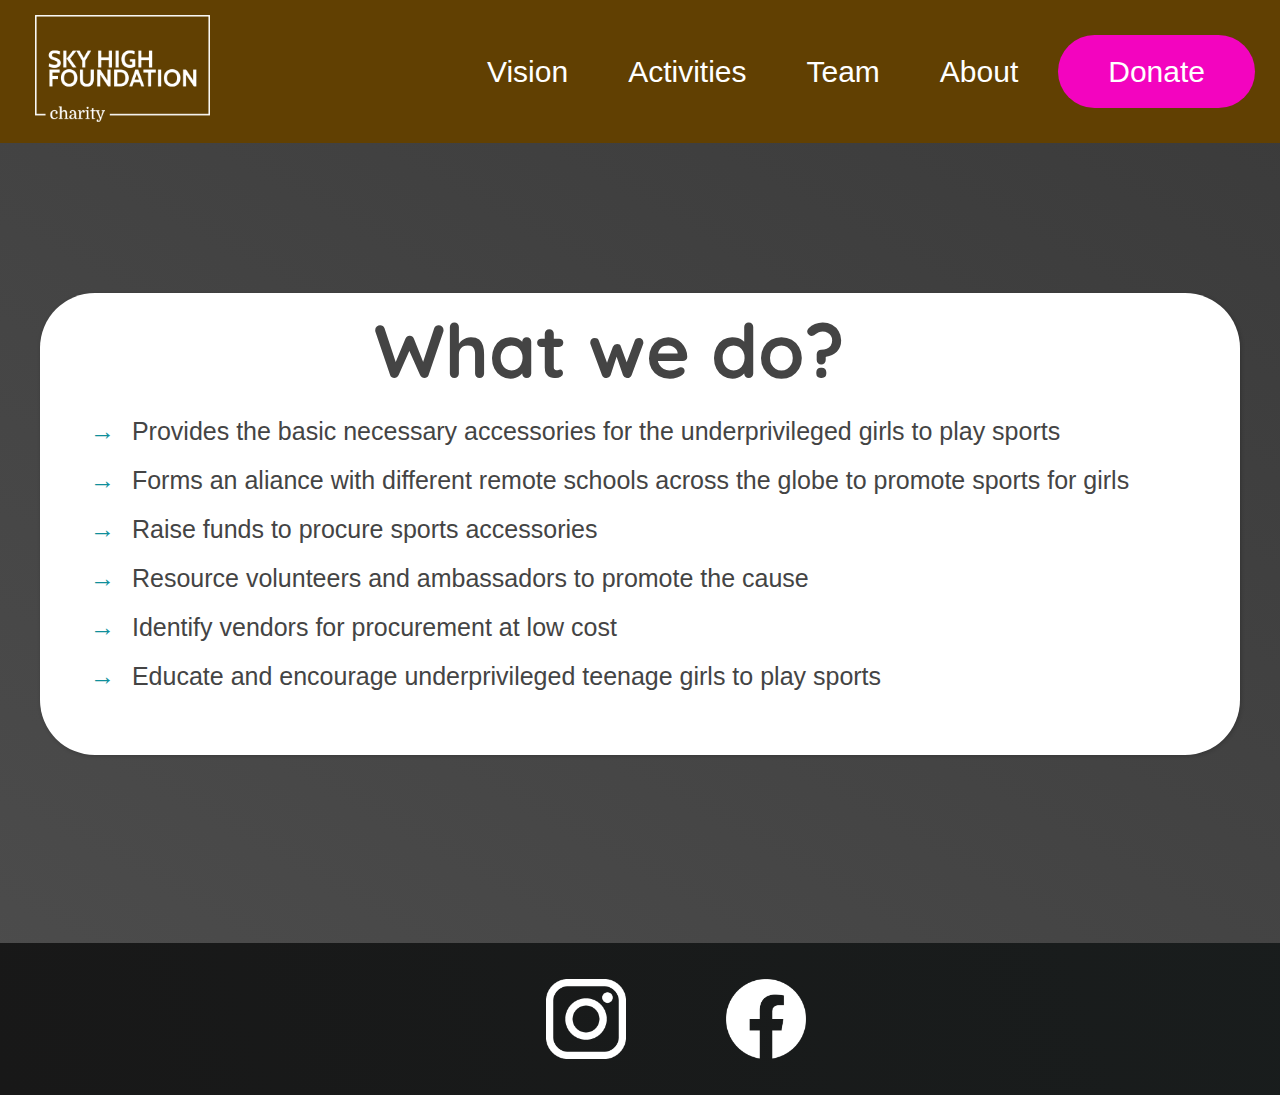
<file: about.html>
<!DOCTYPE html>
<html lang="en">
<head>
    <meta charset="UTF-8">
    <link href="https://fonts.googleapis.com/css2?family=Oleo+Script:wght@700&family=Quicksand:wght@300;400;500;600;700&family=Raleway:wght@700&display=swap" rel="stylesheet">
    <link rel="stylesheet" href="shared.css">
    <link rel="stylesheet" href="about.css"/>
    <title>Sky High Foundation</title>
</head>
<body>
    <header>
        <div id="page-logo">
            <a href="index.html" class="main-nav__brand">
                <img src="./images/icons/sky-high-foundation-logo-white.png" alt="Sky High Foundation" width="175"/>
            </a>
        </div>
        
        <nav>
            <ul>
                <li><a href="/vision.html">Vision</a></li>
                <li><a href="/activities.html">Activities</a></li>
                <li><a href="/team.html">Team</a></li>
                <li><a href="/about.html">About</a></li>
                <li id="item"><a id="donate" href="https://www.paypal.com/donate/?hosted_button_id=NKW2FKVHVK8XS">Donate</a></li>
            </ul>
        </nav>
    </header>
    <main>
        <div style="display: flex; justify-content: center;align-items: center; justify-items: center;">
            <ul>
                <li class="dialog">
                    <div >
                        <div clss="about-container">
                            <h2 class="about-heading">What we do?</h2>
                                <div class="about-us"><a href="">&#x2192</a> Provides the basic necessary accessories for the underprivileged girls to play sports</div>
                                <div class="about-us"><a href="">&#x2192</a> Forms an aliance with different remote schools across the globe to promote sports for girls</div>
                                <div class="about-us"><a href="">&#x2192</a> Raise funds to procure sports accessories</div>
                                <div class="about-us"><a href="">&#x2192</a> Resource volunteers and ambassadors to promote the cause</div>
                                <div class="about-us"><a href="">&#x2192</a> Identify vendors for procurement at low cost</div>
                                <div class="about-us"><a href="">&#x2192</a> Educate and encourage underprivileged teenage girls to play sports </div>
                                <br>
                                <br>
                                <br>
                        </div>
                        
                    </div>
                </li>
                
                
            </ul>
        </div>
        
    </main>
    <footer>
        <ul>
            <li>
                <a href="https://www.instagram.com">
                    <img src="./images/icons/insta.png" alt="Instagram Logo">
                </a>
            </li>
            <li>
                <a href="htps://www.facebook.com">
                    <img src="./images/icons/facebook.png" alt="Facebook Logo">
                </a>
            </li>
        </ul>
    </footer>
</body>
</html>
</file>
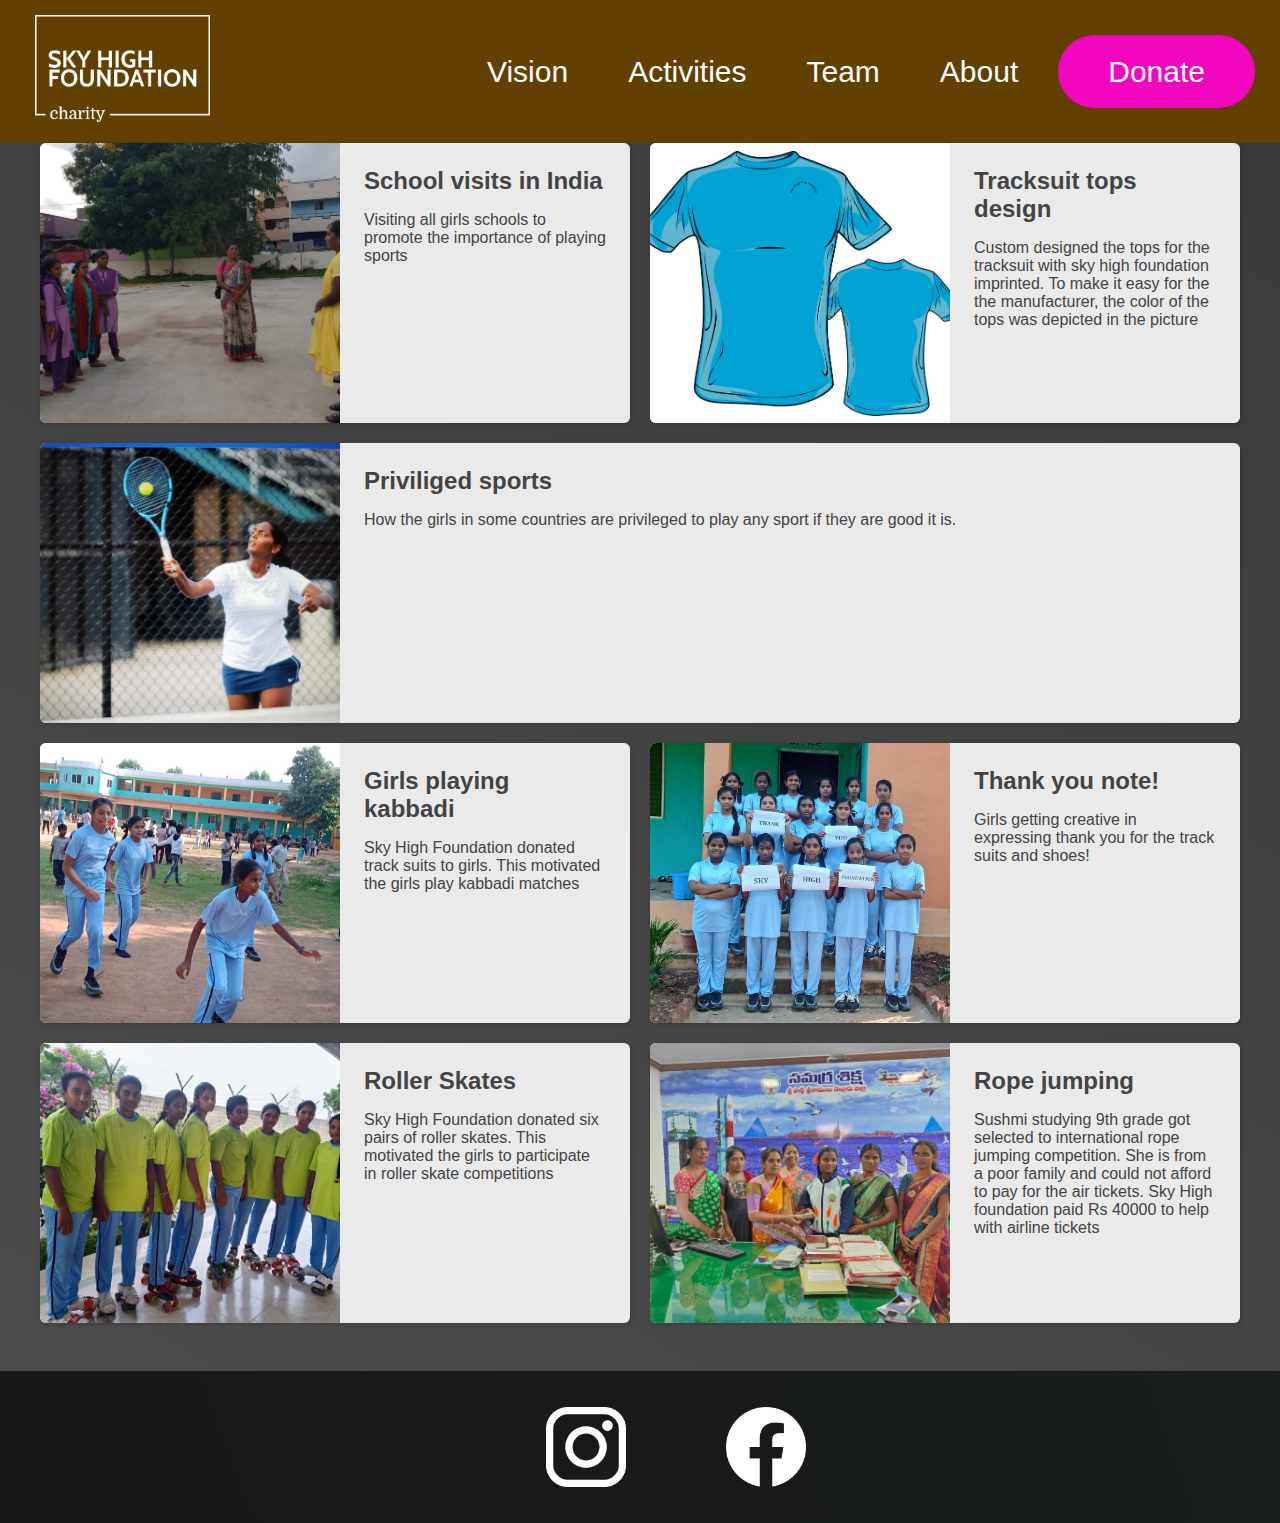
<file: activities.html>
<!DOCTYPE html>
<html lang="en">
<head>
    <meta charset="UTF-8">
    <link href="https://fonts.googleapis.com/css2?family=Oleo+Script:wght@700&family=Quicksand:wght@300;400;500;600;700&family=Raleway:wght@700&display=swap" rel="stylesheet">
    <link rel="stylesheet" href="shared.css">
    <link rel="stylesheet" href="activities.css"/>
    <title>Sky High Foundation</title>
</head>
<body>
    <header>
        <div id="page-logo">
            <a href="index.html" class="main-nav__brand">
                <img src="./images/icons/sky-high-foundation-logo-white.png" alt="Sky High Foundation" width="175"/>
            </a>
        </div>
        
        <nav>
            <ul>
                <li><a href="/vision.html">Vision</a></li>
                <li><a href="/activities.html">Activities</a></li>
                <li><a href="/team.html">Team</a></li>
                <li><a href="/about.html">About</a></li>
                <li id="item"><a id="donate" href="https://www.paypal.com/donate/?hosted_button_id=NKW2FKVHVK8XS">Donate</a></li>
            </ul>
        </nav>
    </header>
    <main>
        <ul>
            <li>
                <img src="./images/visit/pooja-school-visit.jpg" alt="">
                <div class="item-content">
                    <div>
                        <h2>School visits in India</h2>
                        <p>Visiting all girls schools to promote the importance of playing sports</p>
                    </div>
                    <div class="actions">
                        <!-- <a href="">Explore &#x2192</a> -->
                    </div>
                </div>
            </li>
            <li>
                <img src="./images/activities/tracksuit-design-shirt.jpg" alt="">
                <div class="item-content">
                    <div>
                        <h2>Tracksuit tops design</h2>
                        <p>Custom designed the tops for the tracksuit with sky high foundation imprinted. To make it easy for the the manufacturer, the color of the tops was depicted in the picture</p>
                    </div>
                    <div class="actions">
                        <!-- <a href="">Explore &#x2192</a> -->
                    </div>
                </div>
            </li>
            <li>
                <img src="./images/privileges/pooja-with-privileges.jpg" alt="">
                <div class="item-content item-content-long">
                    <div>
                        <h2>Priviliged sports</h2>
                        <p>How the girls in some countries are privileged to play any sport if they are good it is.</p>
                    </div>
                    <div class="actions">
                        <!-- <a href="">Explore &#x2192</a> -->
                    </div>
                </div>
                
                
            </li>
            <li>
                <img src="./images/activities/playing.jpg" alt="">
                <div class="item-content">
                    <div>
                        <h2>Girls playing kabbadi</h2>
                        <p>Sky High Foundation donated track suits to girls. This motivated the girls play kabbadi matches</p>
                    </div>
                    <div class="actions">
                        <!-- <a href="">Explore &#x2192</a> -->
                    </div>
                </div>
                
                
            </li>
            <li>
                <img src="./images/activities/thank you.jpg" alt="">
                <div class="item-content">
                    <div>
                        <h2>Thank you note!</h2>
                        <p>Girls getting creative in expressing thank you for the track suits and shoes! </p>
                    </div>
                    <div class="actions">
                        <!-- <a href="">Explore &#x2192</a> -->
                    </div>
                </div>
                
                
            </li>
            <li>
                <img src="./images/activities/ready-to-roller-skate.jpg" alt="">
                <div class="item-content">
                    <div>
                        <h2>Roller Skates</h2>
                        <p>Sky High Foundation donated six pairs of roller skates. This motivated the girls to participate in roller skate competitions</p>
                    </div>
                    <div class="actions">
                        <!-- <a href="">Explore &#x2192</a> -->
                    </div>
                </div>
                
                
            </li>
            <li>
                <img src="./images/activities/sushmi.jpg" alt="">
                <div class="item-content">
                    <div>
                        <h2>Rope jumping</h2>
                        <p>Sushmi studying 9th grade got selected to international rope jumping competition. She is from a poor family and could not afford to pay for the air tickets. Sky High foundation paid Rs 40000  to help with airline tickets</p>
                    </div>
                    <div class="actions">
                        <!-- <a href="">Explore &#x2192</a> -->
                    </div>
                </div>
                
                
            </li>
        </ul>
    </main>
    <footer>
        <ul>
            <li>
                <a href="https://www.instagram.com">
                    <img src="./images/icons/insta.png" alt="Instagram Logo">
                </a>
            </li>
            <li>
                <a href="htps://www.facebook.com">
                    <img src="./images/icons/facebook.png" alt="Facebook Logo">
                </a>
            </li>
        </ul>
    </footer>
</body>
</html>
</file>
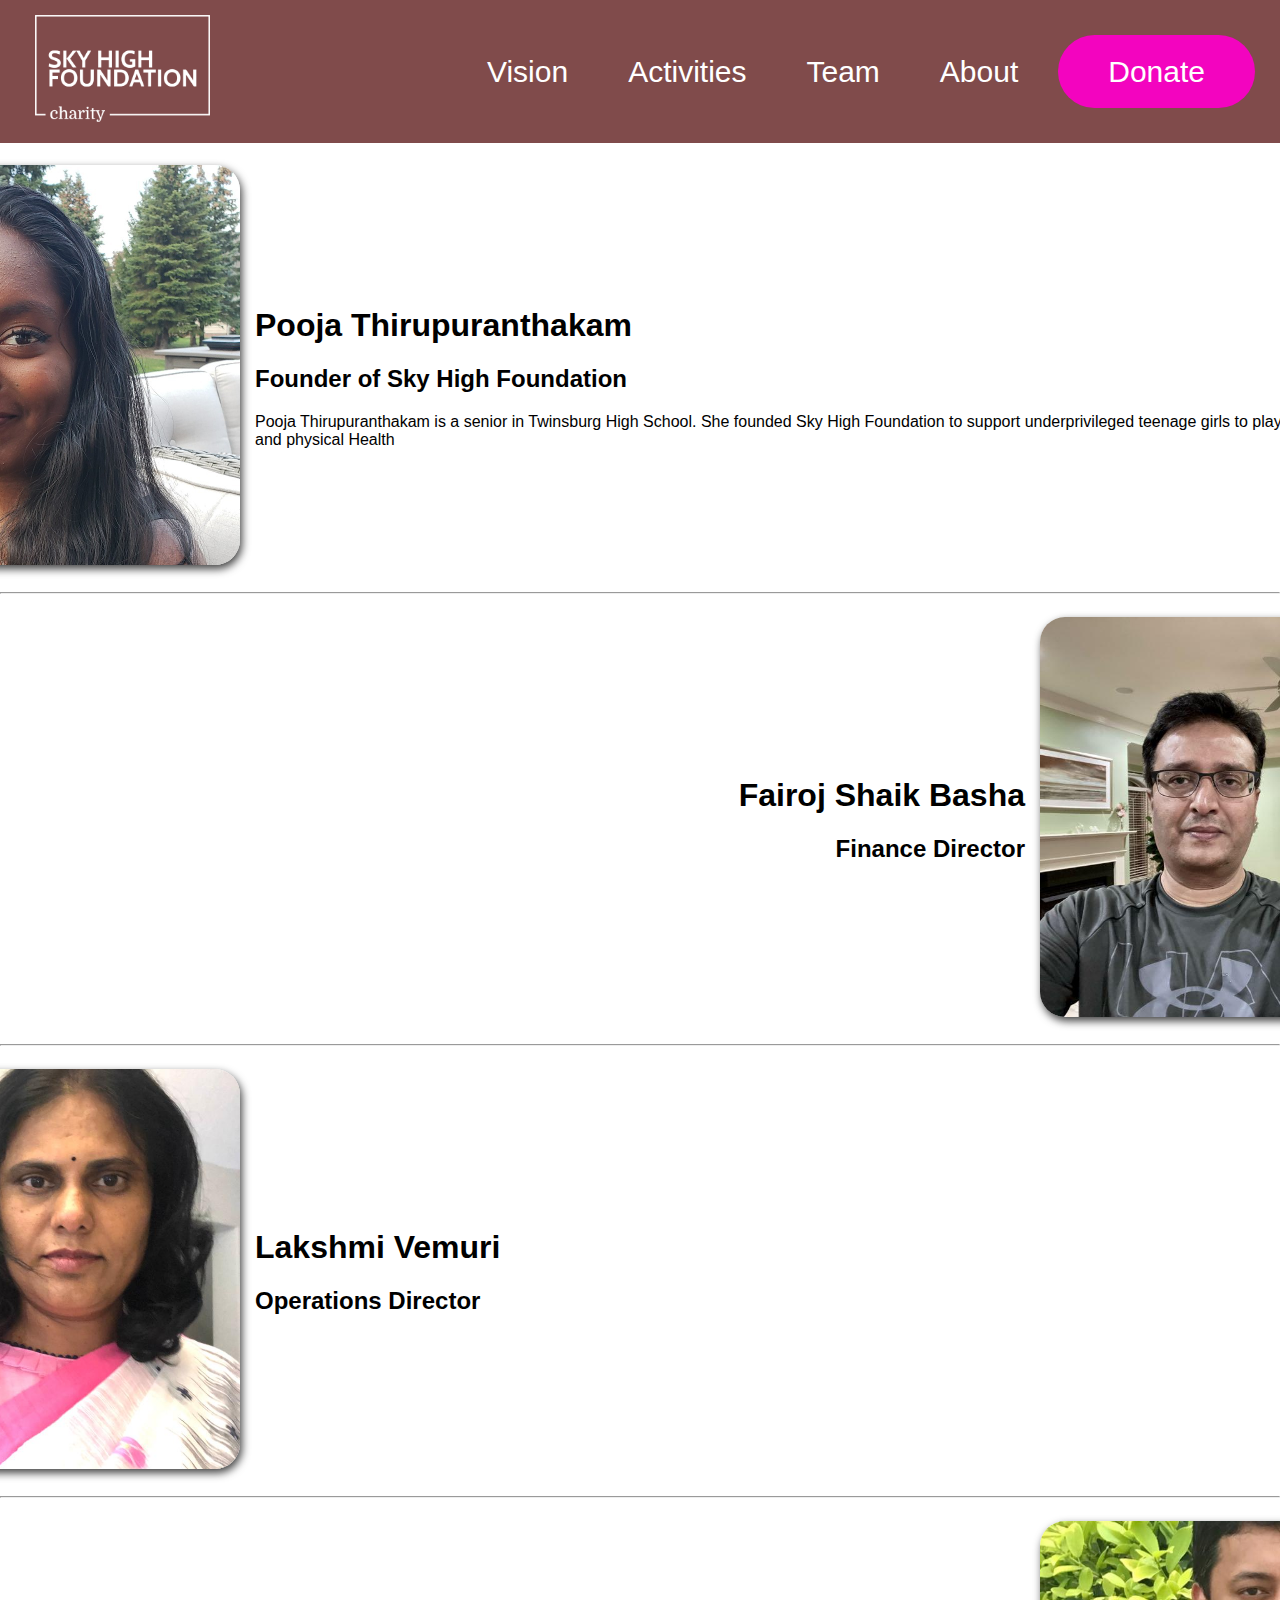
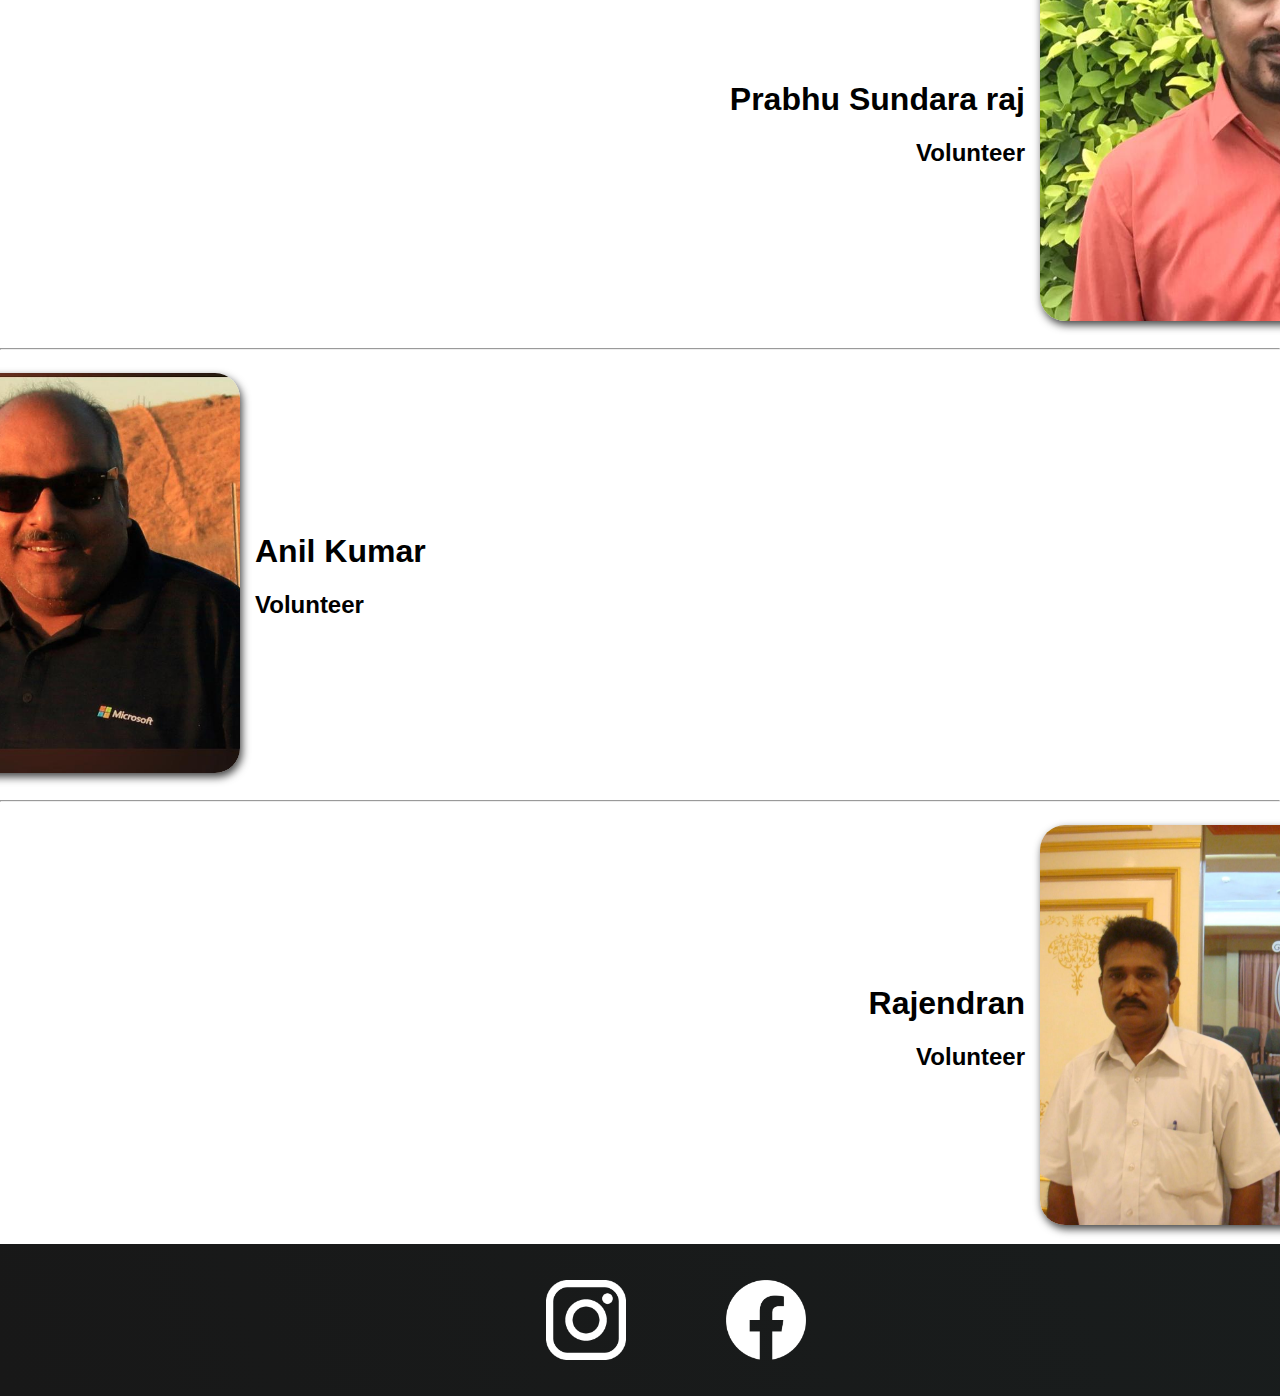
<file: team.html>
<!DOCTYPE html>
<html lang="en">
<head>
    <meta charset="UTF-8">
    <meta name="viewport" content="width=device-width">
    <link href="https://fonts.googleapis.com/css2?family=Oleo+Script:wght@700&family=Quicksand:wght@300;400;500;600;700&family=Raleway:wght@700&display=swap" rel="stylesheet">
    <link rel="stylesheet" href="shared.css">
    <link rel="stylesheet" href="team.css"/>
    <title>Sky High Foundation</title>
</head>
<body>
    <header>
        
            <div id="page-logo">
                <a href="index.html" class="main-nav__brand">
                    <img src="./images/icons/sky-high-foundation-logo-white.png" alt="Sky High Foundation" width="175"/>
                </a>
            </div>
            <div>
                <nav>
                    <ul>
                        <li><a href="/vision.html">Vision</a></li>
                        <li><a href="/activities.html">Activities</a></li>
                        <li><a href="/team.html">Team</a></li>
                        <li><a href="/about.html">About</a></li>
                        <li id="item"><a id="donate" target="_blank" href="https://www.paypal.com/donate/?hosted_button_id=NKW2FKVHVK8XS">Donate</a></li>
                    </ul>
                </nav>
            </div>
            
            
    </header>
    <main>
        <section>
            <div id="team-member">
                <ul>
                    <li class="image">
                        <img src="./images/Team/pooja.jfif" alt="Pooja Thirupuranthakam" class="member-image">
                    </li>
                    <li>
                        <div class="member-info">
                            <h1 class="member-name">Pooja Thirupuranthakam</h1>
                            <h2 class="member-subtitle">Founder of Sky High Foundation</h2>
                            <div class="member-text">Pooja Thirupuranthakam is a senior in Twinsburg High School. She founded Sky High Foundation to support underprivileged teenage girls to play sports for better mental and physical Health</div>
                        </div>
                    </li>
                </ul>
                <hr>
                <ul>
                    
                    <li style="text-align: right;">
                        <div class="member-info">
                            <h1 class="member-name">Fairoj Shaik Basha</h1>
                            <h2 class="member-subtitle">Finance Director</h2>
                            <div class="member-text"></div>

                            <!-- <div class="member-text">Fairoj Basha manages finance </div> -->
                        </div>
                    </li>
                    <li class="image">
                        <img src="./images/Team/basha.jpg" alt="Pooja Thirupuranthakam" class="member-image">
                    </li>
                </ul>
                <hr>
                <ul>
                    <li class="image">
                        <img src="./images/Team/Lakshmi.jpg" alt="Lakshmi Vemuri" class="member-image">
                    </li>
                    <li>
                        <div class="member-info">
                            <h1 class="member-name">Lakshmi Vemuri</h1>
                            <h2 class="member-subtitle">Operations Director</h2>
                            <div class="member-text"></div>
                        </div>
                    </li>
                </ul>
                <hr>
                <ul>
                    
                    <li style="text-align: right;">
                        <div class="member-info">
                            <h1 class="member-name">Prabhu Sundara raj</h1>
                            <h2 class="member-subtitle">Volunteer</h2>
                            <div class="member-text"></div>

                            <!-- <div class="member-text">Fairoj Basha manages finance </div> -->
                        </div>
                    </li>
                    <li class="image">
                        <img src="./images/Team/prabhu.jpg" width= "200" alt="Pooja Thirupuranthakam" class="member-image">
                    </li>
                </ul>
                <hr>
                <ul>
                    <li class="image">
                        <img src="./images/Team/anil.jpg" alt="Anul Kumar" class="member-image">
                    </li>
                    <li>
                        <div class="member-info">
                            <h1 class="member-name">Anil Kumar</h1>
                            <h2 class="member-subtitle">Volunteer</h2>
                            <div class="member-text"></div>
                        </div>
                    </li>
                </ul>
                <hr>
                <ul>
                    
                    <li style="text-align: right;">
                        <div class="member-info">
                            <h1 class="member-name">Rajendran</h1>
                            <h2 class="member-subtitle">Volunteer</h2>
                            <div class="member-text"></div>

                            <!-- <div class="member-text">Fairoj Basha manages finance </div> -->
                        </div>
                    </li>
                    <li class="image">
                        <img src="./images/Team/rajendran.jpg" width= "200" alt="Pooja Thirupuranthakam" class="member-image">
                    </li>
                </ul>
            </div>
        </section>
    </main>
    <footer >
        <ul >
            <li>
                <a href="https://www.instagram.com">
                    <img src="./images/icons/insta.png" alt="Instagram Logo">
                </a>
            </li>
            <li>
                <a href="htps://www.facebook.com">
                    <img src="./images/icons/facebook.png" alt="Facebook Logo">
                </a>
            </li>
        </ul>
    </footer>
</body>
</html>
</file>
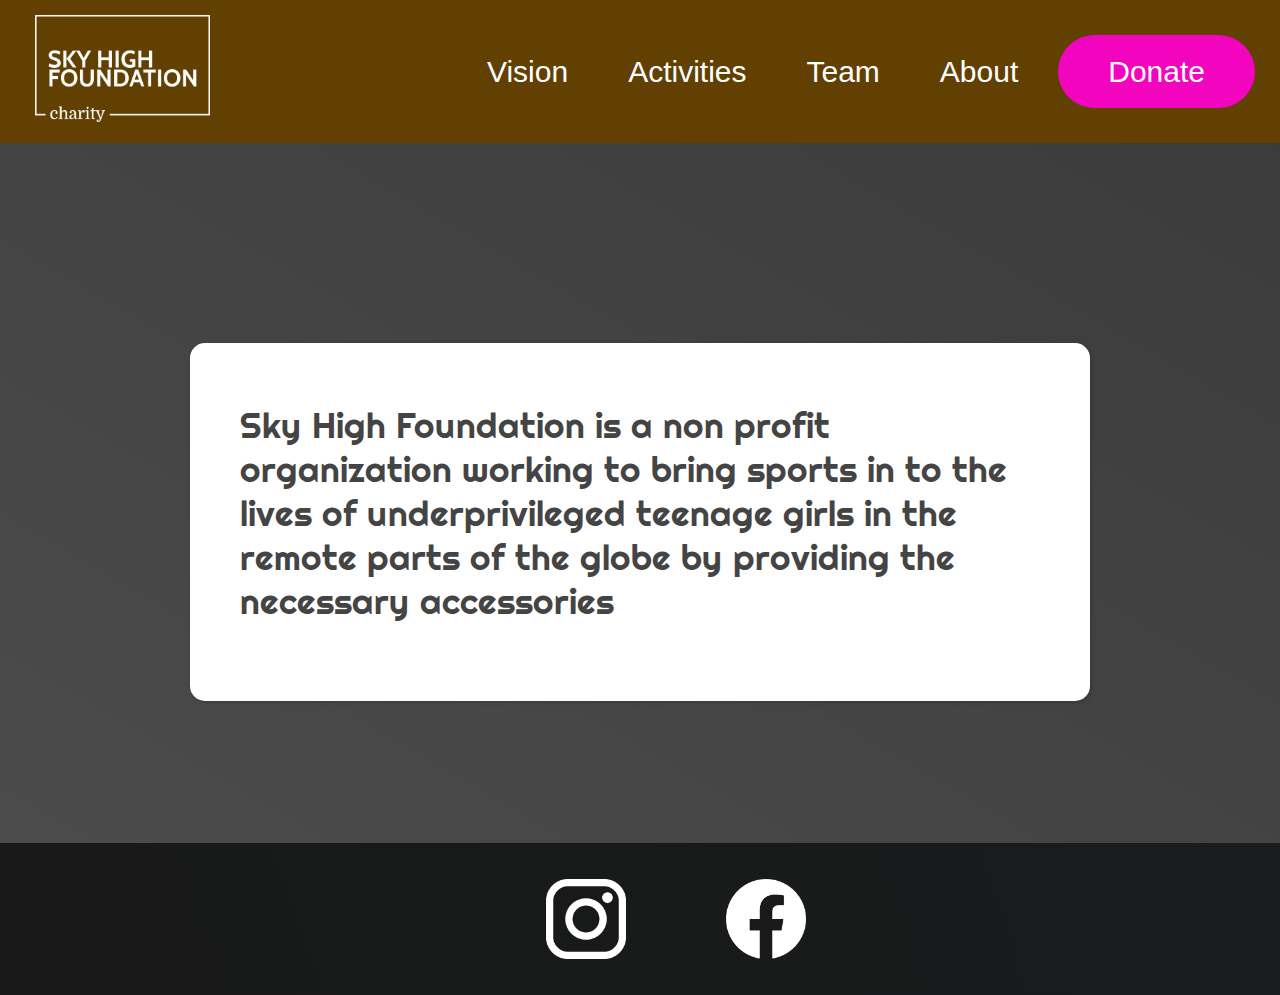
<file: vision.html>
<!DOCTYPE html>
<html lang="en">
<head>
    <meta charset="UTF-8">
    <link href="https://fonts.googleapis.com/css2?family=Oleo+Script:wght@700&family=Quicksand:wght@300;400;500;600;700&family=Raleway:wght@700&family=Righteous:wght@700&display=swap" rel="stylesheet">
    <link rel="stylesheet" href="shared.css">
    <link rel="stylesheet" href="vision.css"/>
    <title>Sky High Foundation</title>
</head>
<body>
    <header>
        <div id="page-logo">
            <a href="index.html" class="main-nav__brand">
                <img src="./images/icons/sky-high-foundation-logo-white.png" alt="Sky High Foundation" width="175"/>
            </a>
        </div>
        
        <nav>
            <ul>
                <li><a href="/vision.html">Vision</a></li>
                <li><a href="/activities.html">Activities</a></li>
                <li><a href="/team.html">Team</a></li>
                <li><a href="/about.html">About</a></li>
                <li id="item"><a id="donate" href="https://www.paypal.com/donate/?hosted_button_id=NKW2FKVHVK8XS">Donate</a></li>
            </ul>
        </nav>
    </header>
    <main>
        <div>
            <ul>
                <li class="dialog">
                    <div >
                        <div clss="vision-container">
                                <div class="vision"> Sky High Foundation is a non profit organization working to bring sports in to the lives of underprivileged teenage girls in the remote parts of the globe by providing the necessary accessories</div>
                                
                                <br>
                        </div>
                        
                    </div>
                </li>
                
                
            </ul>
        </div>
        
    </main>
    <footer>
        <ul>
            <li>
                <a href="https://www.instagram.com">
                    <img src="./images/icons/insta.png" alt="Instagram Logo">
                </a>
            </li>
            <li>
                <a href="htps://www.facebook.com">
                    <img src="./images/icons/facebook.png" alt="Facebook Logo">
                </a>
            </li>
        </ul>
    </footer>
</body>
</html>
</file>
<file: shared.css>
body {
    font-family: "Qicksand", sans-serif;
    margin: 0;
}

ul {
    list-style: none;
    margin: 0;
    padding: 0;
}

header {
    display: flex;
    justify-content: space-between;
    align-items: center;
    padding: 15px 25px;
    position: absolute;
    width: 100%;
    box-sizing: border-box;
    z-index: 9;
    top:0;
    left: 0;
}

#page-logo a{
    padding: 10px;
    font-family: "Oleo Script", sans-serif;
    text-decoration: none;
}

header ul {
    display: flex;
}

header li {
    margin-left: 20px;
}

nav a{
    text-decoration: none;
    color: white;
    font-size: 30px;
    padding: 20px;
    text-shadow: 1px 1 px 2px rgba(0, 0, 0, 0.2);
    border-radius: 8px;
}

nav a:hover{
    background-color: rgba(51, 47, 47, 0.8);
}

#donate{
    background: rgb(243, 4, 191);
    padding: 20px 50px;
    border-radius: 100px;
}

#item a:hover{
    background: white;
    color: rgb(243, 4, 191);
    padding: 20px 50px;
    border-radius: 100px;
}

footer{
    background: linear-gradient(70deg, rgb(24, 24, 24), rgb(25, 29, 29));
    padding: 36px;
    width: 100%;
}

footer ul{
    display: flex;
    justify-content: center;
}
footer li{
    width: 80px;
    height: 80px;
    margin: 0 50px;
}

footer img{
    width: 100%;
    height: 100%;
}

@media (max-width: 768px) {
    footer {
        display: flex;
        justify-content: center;
        box-sizing: border-box;
    }
    header{
        width: auto;
    }
}
</file>
<file: about.css>
body{
    background: linear-gradient(30deg, rgb(77,77,77), rgb(58, 58, 58));
    color: rgb(68, 68, 68);
}

header{
    position: static;
    background: rgb(97, 64, 2);

}
main{
    height: 800px;
}
main ul {
    width: 1200px;
    margin: 150px auto 48px auto;
    display: grid;
    grid-template-columns: 1fr ;
    gap: 20px 20px;
    
}

.about-container{
    font-size: 65px;
}

.about-heading{
    font-size: 75px;
    text-align: center;
    margin: 10px;
    font-family: Quicksand;
}

.about-us{
    font-size: 25px;
    padding: 10px 50px;
    text-decoration: none;
    font-family: sans-serif;
}

.about-us a{
    text-decoration: none;
    color: rgb(15, 143, 155);
    padding-right: 10px;
}



main ul li{
    display: flex;
    background-color: white;
    box-shadow: 1px 1px 4px rgba(0,0,0, 0.2);
    border-radius: 55px;
    overflow: hidden;
}
</file>
<file: activities.css>
body{
    background: linear-gradient(30deg, rgb(77,77,77), rgb(58, 58, 58));
    color: rgb(68, 68, 68);
}

header{
    position: static;
    background: rgb(97, 64, 2);

}

main ul {
    width: 1200px;
    margin: 0 auto 48px auto;
    display: grid;
    grid-template-columns: 1fr 1fr ;
    gap: 20px 20px;
}

li:nth-of-type(3){
    grid-column: 1 / span 2;
}

main ul li{
    display: flex;
    background-color: white;
    box-shadow: 1px 1px 4px rgba(0,0,0, 0.2);
    border-radius: 6px;
    overflow: hidden;
}

main li img{
    width: 300px;
    height: 280px;
    object-fit: cover;
}

.item-content{
    padding: 24px;
    background-color: rgba(51, 47, 47, 0.1);
    display: flex;
    flex-direction: column;
    justify-content: space-between;
    
}

.item-content h2{
    margin: 0;
}

.item-content-long{
    width:1000px;
}
.actions{
    text-align: right;
    
}

.actions a{
    text-decoration: none;
    padding: 10px;
    color: rgb(15, 143, 155);
    border-radius: 5px;
    font-weight: bold;
}

.actions a:hover{
    background: rgb(192, 228, 228);
}
</file>
<file: team.css>
header{
    background: rgb(128, 75, 75);
    /* width:auto; */
}

/* header nav{
    background: rgb(128, 75, 75);
} */
#team-member ul{
    display: flex;
    /* grid-template-columns: 1fr 3fr; */
    /* gap: 1rem; */
    list-style: none;
    padding: 10;
    justify-content: center;
    align-items: center;
    /* width: fit-content; */
}

.image{
    text-align: center;
    
}
.member-image{
    width:50%;
    margin: 15px;
    /* object-fit:scale-down; */
    box-shadow: 2px 4px 8px rgb(67,67,67);
    border-radius: 25px;
    height: 400px;
    width: 400px;
    object-fit: cover;
    
}

.member-text{
    width: 1200px;
}

section{
    margin-top: 150px;
    /* width: 900px; */
}


@media (max-width: 600px) {
    #team-member ul{
        /* width: 800px;
        grid-template-columns:auto;
        margin:0 auto */
        flex-direction: column;
        
    }

    .member-image{
        width: auto;
        text-align: center;
    }

    .member-info{width: auto;

        padding: 20px;
    }

    .member-text{
        /* width: fit-content; */
        font-size: 25px;
        width: 700px;
    }

    .member-name{
        font-size: 40px;
    }
    header, footer{
        width:fit-content;
    }
    ul li{
        padding-left: auto;
        padding-right: auto;

    }
    .member-image{
        text-align: center;
        width:800px;
        height: 800px;
        /* object-fit:cover; */
        object-position:  50% 50%;
    }
    footer{
        width: 900px;
    }
    section{
        width: 900px;
    }
}
</file>
<file: vision.css>
body{
    background: linear-gradient(30deg, rgb(77,77,77), rgb(58, 58, 58));
    color: rgb(68, 68, 68);
}

header{
    position: static;
    background: rgb(97, 64, 2);

}
main{
    height: 500px;
}
main ul {
    width: 900px;
    margin: 200px auto 0 auto;
    display: grid;
    grid-template-columns: 1fr ;
    gap: 20px 20px;
    
}

.vision-container{
    font-size: 25px;
}



.vision{
    font-size: 35px;
    padding: 60px 50px;
    text-decoration: none;
    font-family: Righteous;
}





main ul li{
    display: flex;
    background-color: white;
    box-shadow: 1px 1px 4px rgba(0,0,0, 0.2);
    border-radius: 15px;
    overflow: hidden;
}
</file>
